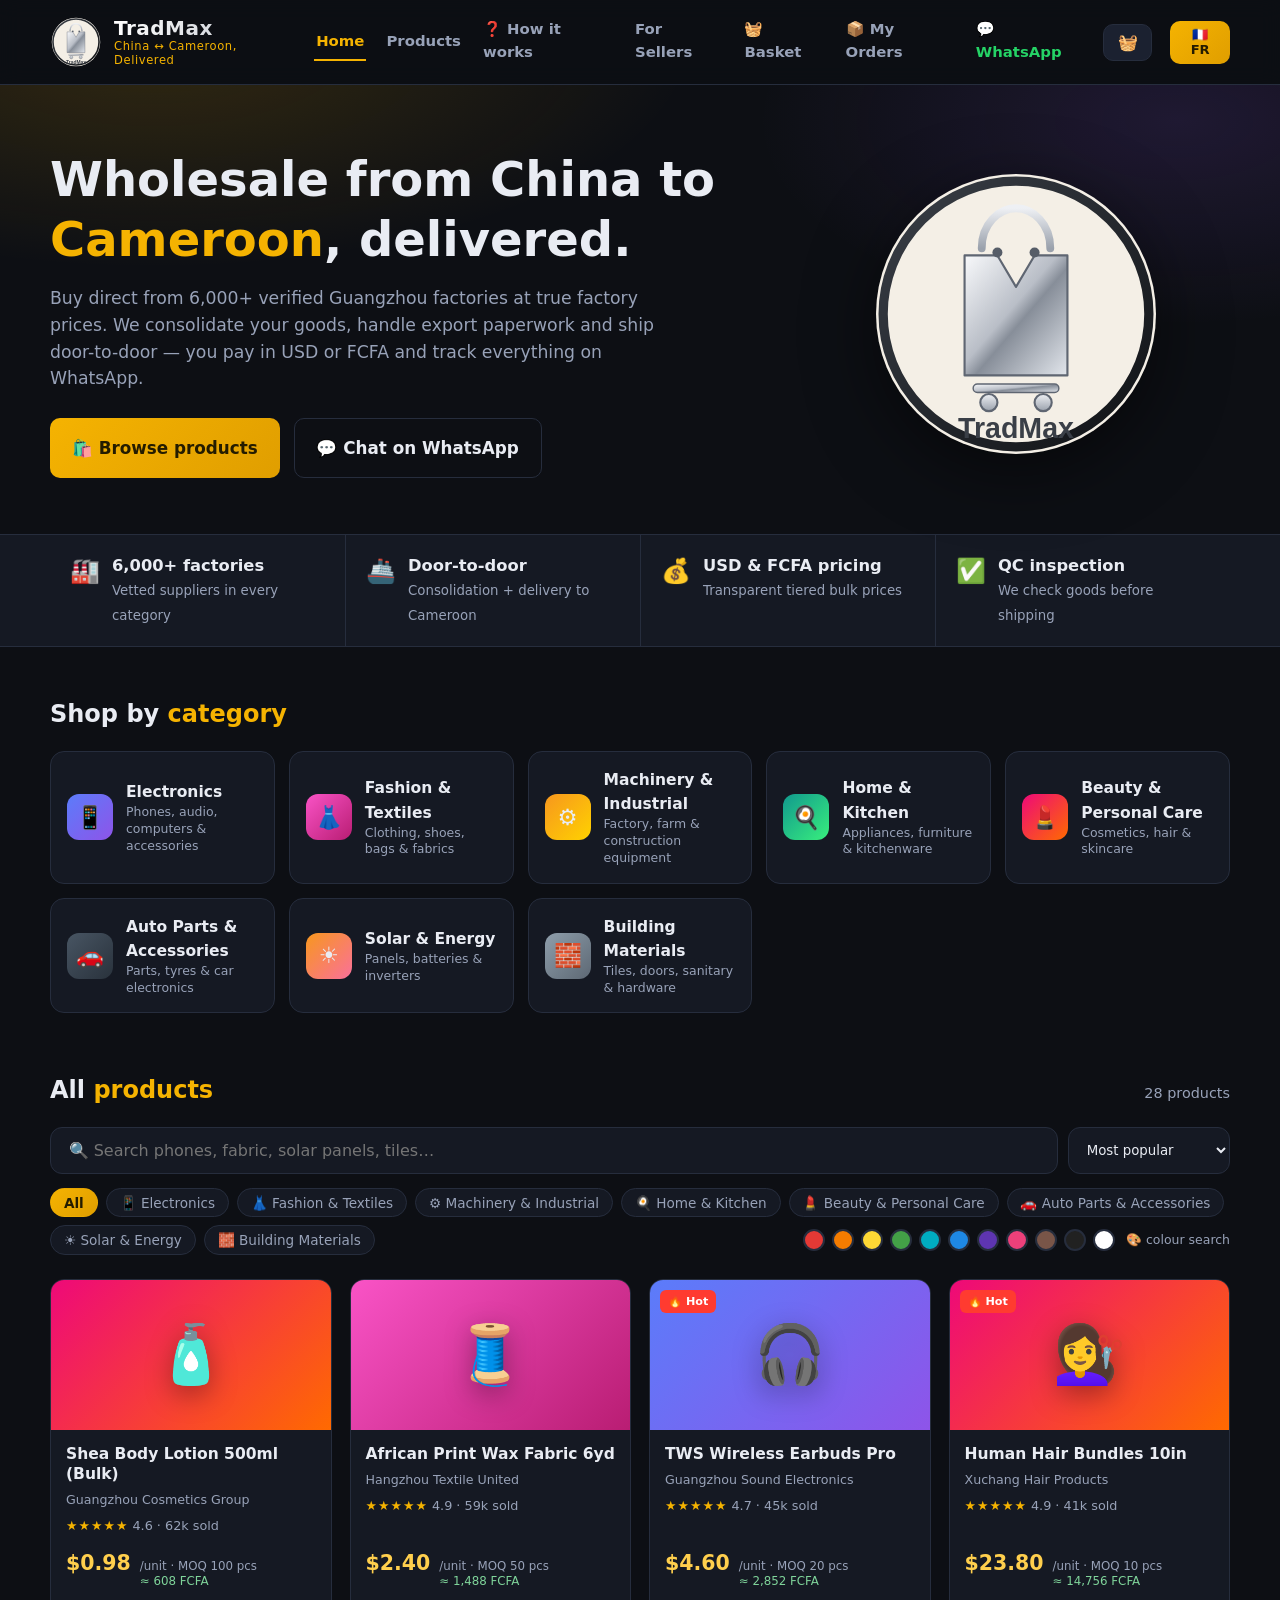
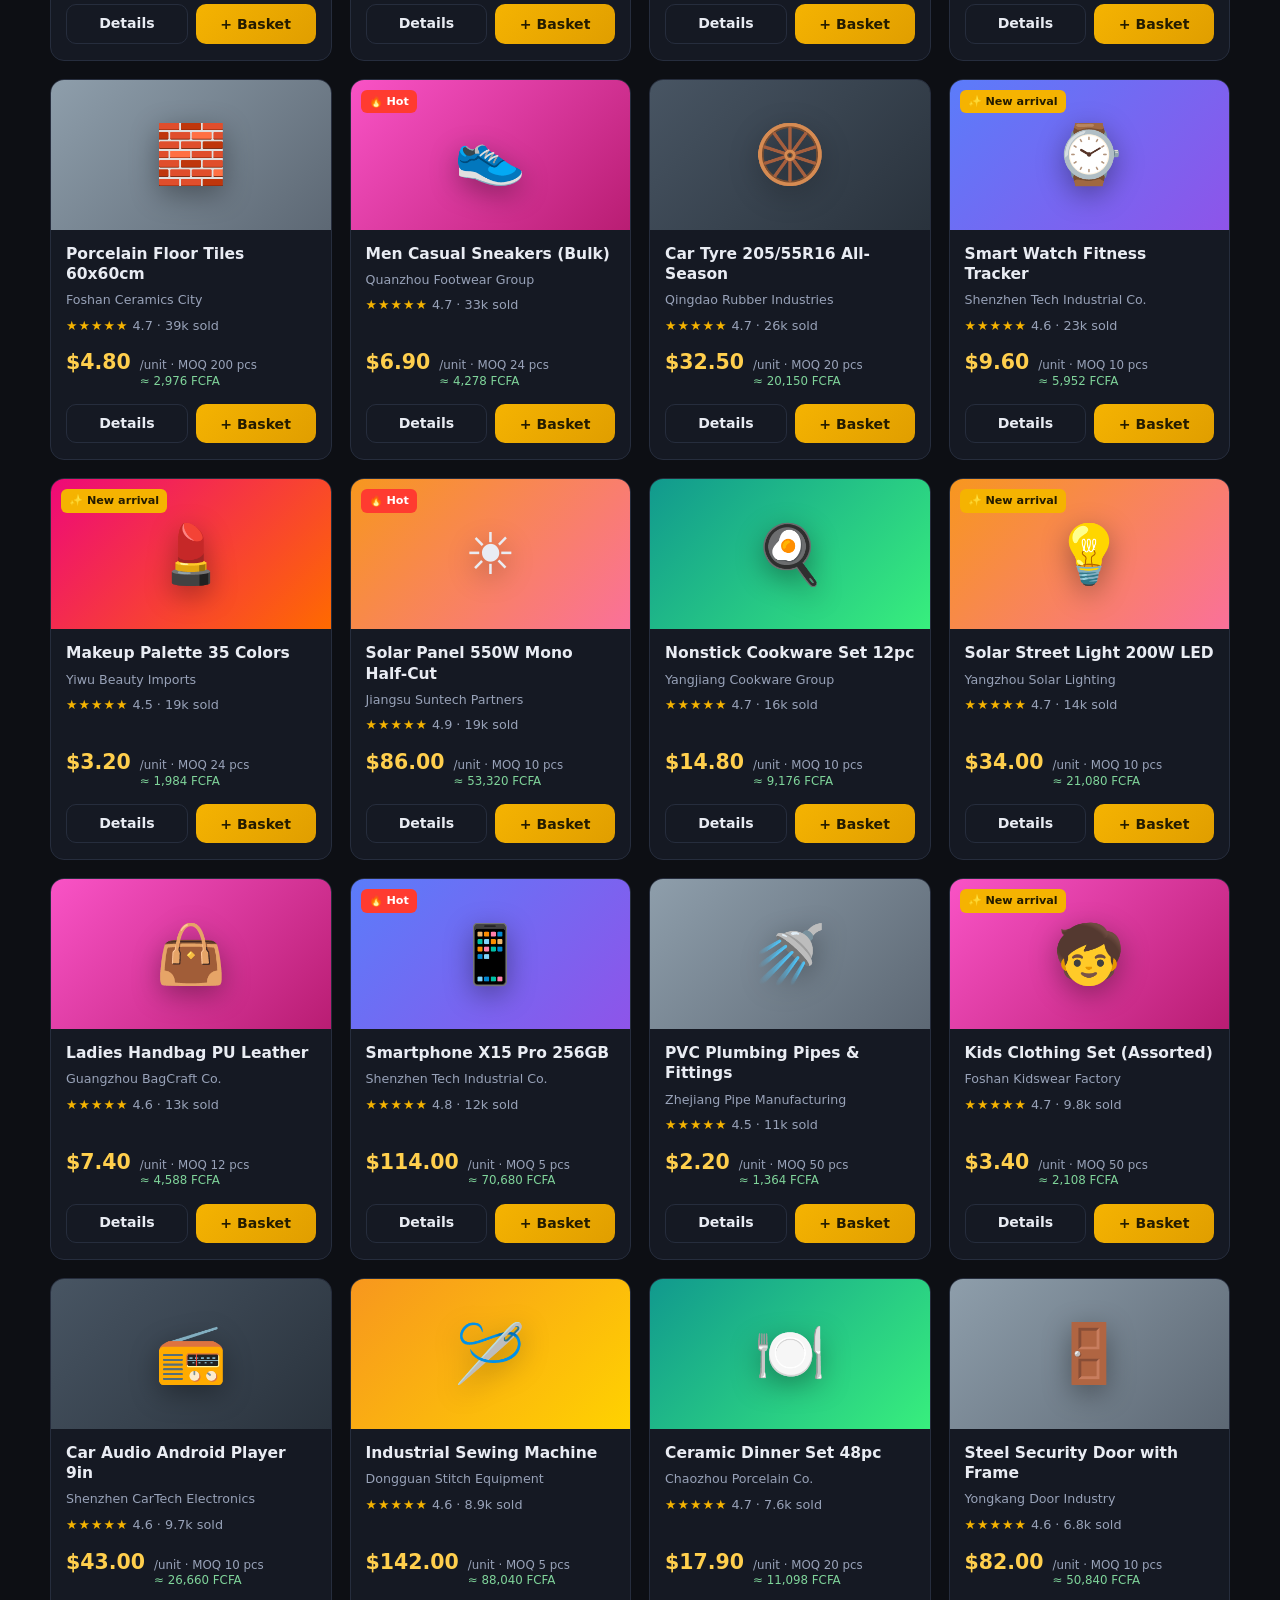
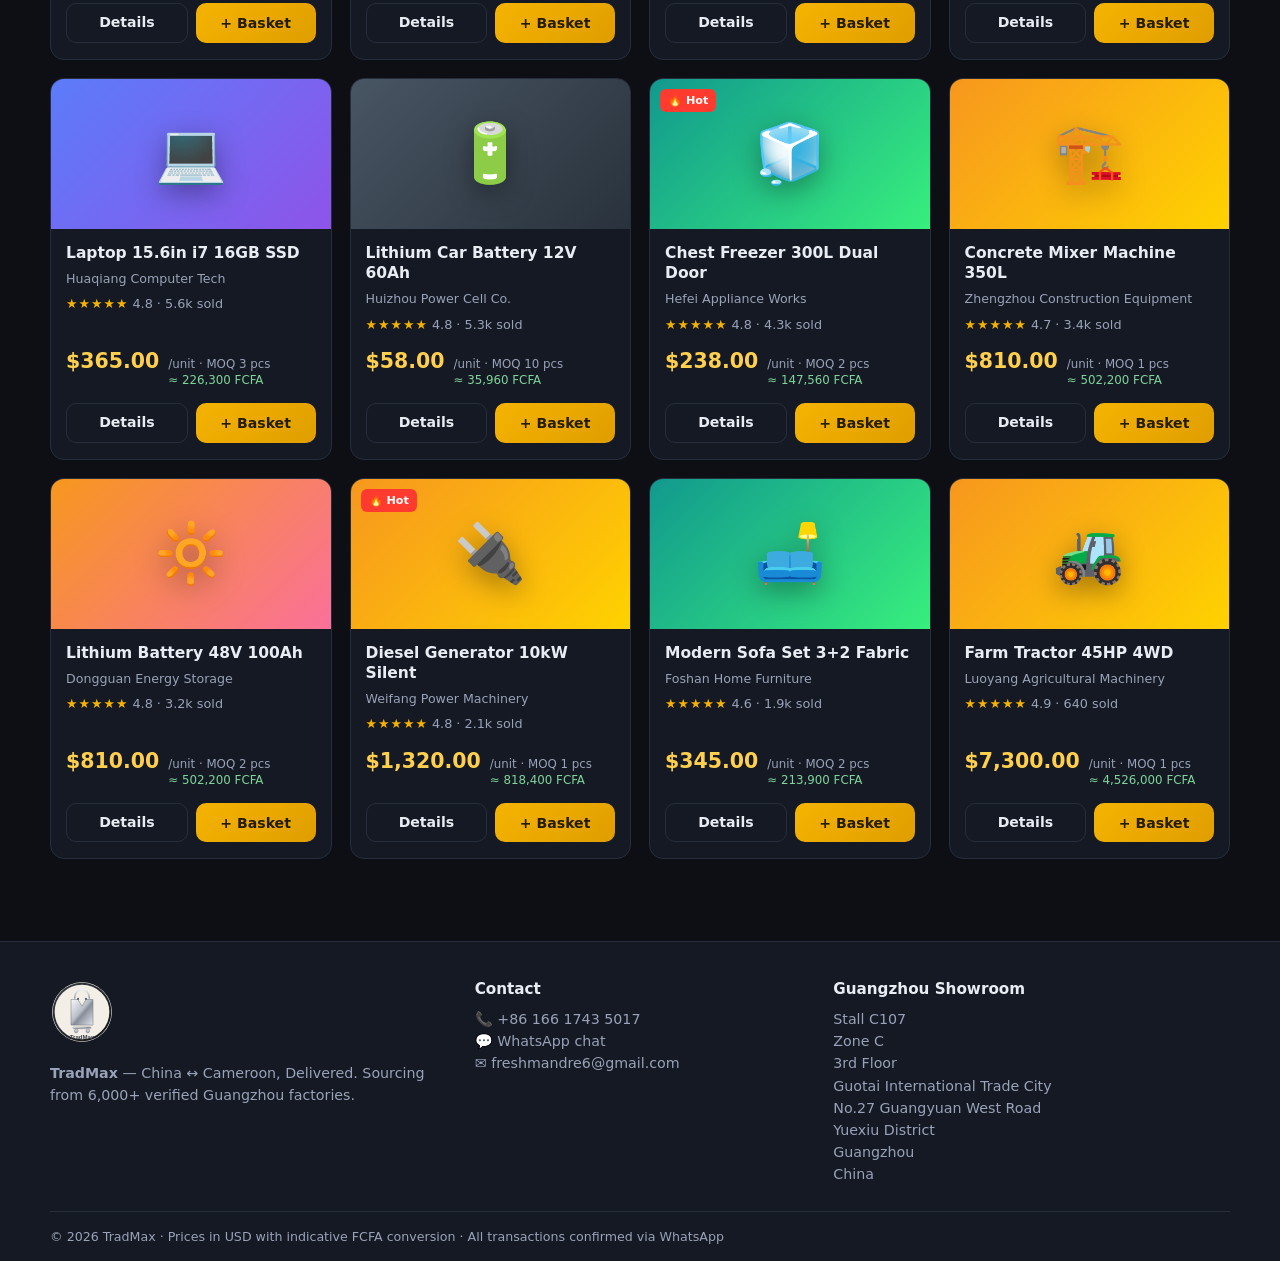
<file: index.html>
<!DOCTYPE html>
<html lang="en">
<head>
<meta charset="UTF-8"/>
<meta name="viewport" content="width=device-width, initial-scale=1"/>
<title>TradMax — Wholesale from Guangzhou to Cameroon</title>
<meta name="description" content="TradMax sources wholesale goods from 6,000+ verified Guangzhou factories and ships door-to-door to Cameroon. Prices in USD & FCFA."/>
<link rel="icon" href="assets/img/logo.svg" type="image/svg+xml"/>
<link rel="stylesheet" href="assets/css/style.css"/>
</head>
<body>

<header class="site" id="site-header"></header>

<section class="hero">
  <div class="wrap">
    <div>
      <h1 data-i18n="hero_h1">Wholesale from China to <em>Cameroon</em>, delivered.</h1>
      <p class="sub" data-i18n="hero_sub">Buy direct from 6,000+ verified Guangzhou factories at true factory prices. We consolidate your goods, handle export paperwork and ship door-to-door — you pay in USD or FCFA and track everything on WhatsApp.</p>
      <div class="hero-cta">
        <a class="btn solid big" style="width:auto" href="#shop" data-i18n="hero_browse">🛍️ Browse products</a>
        <a class="btn ghost big" style="width:auto" href="#" id="hero-wa" data-i18n="hero_chat">💬 Chat on WhatsApp</a>
      </div>
    </div>
    <div class="hero-art"><img src="assets/img/logo.svg" alt="TradMax"/></div>
  </div>
</section>

<div class="trust">
  <div class="wrap">
    <div class="trust-item"><span class="ic">🏭</span><span><b data-i18n="trust_f_t">6,000+ factories</b><small data-i18n="trust_f_s">Vetted suppliers in every category</small></span></div>
    <div class="trust-item"><span class="ic">🚢</span><span><b data-i18n="trust_s_t">Door-to-door</b><small data-i18n="trust_s_s">Consolidation + delivery to Cameroon</small></span></div>
    <div class="trust-item"><span class="ic">💰</span><span><b data-i18n="trust_p_t">USD &amp; FCFA pricing</b><small data-i18n="trust_p_s">Transparent tiered bulk prices</small></span></div>
    <div class="trust-item"><span class="ic">✅</span><span><b data-i18n="trust_q_t">QC inspection</b><small data-i18n="trust_q_s">We check goods before shipping</small></span></div>
  </div>
</div>

<section class="block">
  <div class="wrap">
    <div class="sec-head"><h2 data-i18n="sec_cats">Shop by <span>category</span></h2></div>
    <div class="cat-grid" id="cat-grid"></div>
  </div>
</section>

<section class="block" id="shop" style="padding-top:10px">
  <div class="wrap">
    <div class="sec-head"><h2 data-i18n="sec_all">All <span>products</span></h2><span id="count-note" style="color:var(--mut);font-size:.9rem"></span></div>
    <div class="toolbar">
      <div class="search-row">
        <input type="search" id="q" data-i18n-ph="ph_search" placeholder="🔍 Search phones, fabric, solar panels, tiles…" aria-label="Search products"/>
        <select id="sort" aria-label="Sort products">
          <option value="pop" data-i18n="sort_pop">Most popular</option>
          <option value="new" data-i18n="sort_new">Newest</option>
          <option value="lo" data-i18n="sort_lo">Price: low → high</option>
          <option value="hi" data-i18n="sort_hi">Price: high → low</option>
          <option value="rate" data-i18n="sort_rate">Best rated</option>
        </select>
      </div>
      <div class="chip-row" id="chips"></div>
    </div>
    <div class="pgrid" id="grid"></div>
  </div>
</section>

<footer class="site" id="site-footer"></footer>

<script src="assets/js/i18n.js"></script>
<script src="assets/js/products.js"></script>
<script src="assets/js/app.js"></script>
<script>
/* ---------- state ---------- */
let Q = '', CAT = 'all', SCAN = null, SORT = 'pop';

function init(){
  renderChrome('home');
  document.getElementById('hero-wa').href = waLink('Hello ' + BIZ.name + ', I want to source products from China.');

  /* categories */
  document.getElementById('cat-grid').innerHTML = CATEGORIES.map(c =>
    '<div class="cat-card" data-cat="' + c.id + '">' +
      '<span class="cic" style="background:' + catGrad(c.id) + '">' + c.icon + '</span>' +
      '<span><b>' + c.name + '</b><small>' + c.desc + '</small></span></div>'
  ).join('');

  /* filter chips + colour scan swatches */
  const chips = document.getElementById('chips');
  chips.innerHTML = '<button class="chip on" data-cat="all" type="button">' + t('chip_all') + '</button>' +
    CATEGORIES.map(c => '<button class="chip" data-cat="' + c.id + '" type="button">' + c.icon + ' ' + c.name + '</button>').join('') +
    scanSwatches();
  bindEvents(chips);

  /* category pre-selected from a product page breadcrumb */
  try {
    const pre = sessionStorage.getItem('tm_cat');
    if(pre){ const b = chips.querySelector('.chip[data-cat="' + pre + '"]'); if(b) b.click(); sessionStorage.removeItem('tm_cat'); }
  } catch(e){}

  draw();
}

function bindEvents(chips){
  document.getElementById('q').addEventListener('input', e => { Q = e.target.value.trim().toLowerCase(); draw(); });
  document.getElementById('sort').addEventListener('change', e => { SORT = e.target.value; draw(); });
  chips.addEventListener('click', e => {
    const chip = e.target.closest('.chip');
    if(chip){
      CAT = chip.dataset.cat; SCAN = null;
      chips.querySelectorAll('.chip').forEach(x => x.classList.toggle('on', x === chip));
      chips.querySelectorAll('.sw').forEach(x => x.classList.remove('on'));
      if(CAT !== 'all') document.getElementById('shop').scrollIntoView({ behavior:'smooth' });
      draw(); return;
    }
    const sw = e.target.closest('.sw');
    if(sw){
      SCAN = (SCAN === sw.dataset.c) ? null : sw.dataset.c;
      chips.querySelectorAll('.sw').forEach(x => x.classList.toggle('on', x === sw && !!SCAN));
      chips.querySelectorAll('.chip').forEach(x => x.classList.toggle('on', !SCAN && x.dataset.cat === CAT));
      draw();
    }
  });
  document.getElementById('cat-grid').addEventListener('click', e => {
    const card = e.target.closest('.cat-card'); if(!card) return;
    const btn = chips.querySelector('.chip[data-cat="' + card.dataset.cat + '"]');
    if(btn) btn.click();
  });
}

function filtered(){
  let list = allProducts().filter(p => {
    if(CAT !== 'all' && p.cat !== CAT) return false;
    if(SCAN && !matchesScan(p, SCAN)) return false;
    if(Q){
      const hay = (p.name + ' ' + p.tags.join(' ') + ' ' + catName(p.cat) + ' ' + (p.supplier || '')).toLowerCase();
      if(!hay.includes(Q)) return false;
    }
    return true;
  });
  const base = p => tierPrice(p, p.moq);
  if(SORT === 'pop') list.sort((a,b) => (b.sold||0) - (a.sold||0));
  else if(SORT === 'new') list.sort((a,b) => (b.isNew?1:0) - (a.isNew?1:0));
  else if(SORT === 'lo') list.sort((a,b) => base(a) - base(b));
  else if(SORT === 'hi') list.sort((a,b) => base(b) - base(a));
  else if(SORT === 'rate') list.sort((a,b) => (b.rating||0) - (a.rating||0));
  return list;
}

function draw(){
  const list = filtered();
  document.getElementById('grid').innerHTML = list.length
    ? list.map(productCard).join('')
    : '<p class="nores">' + t('nores') + '</p>';
  const bits = [];
  bits.push(list.length + (list.length === 1 ? t('cnt_prod') : t('cnt_prods')));
  if(SCAN) bits.push(t('cnt_colour') + SCAN);
  if(Q) bits.push('\u201C' + Q + '\u201D');
  document.getElementById('count-note').textContent = bits.join(' · ');
}

init();
</script>
</body>
</html>
</file>
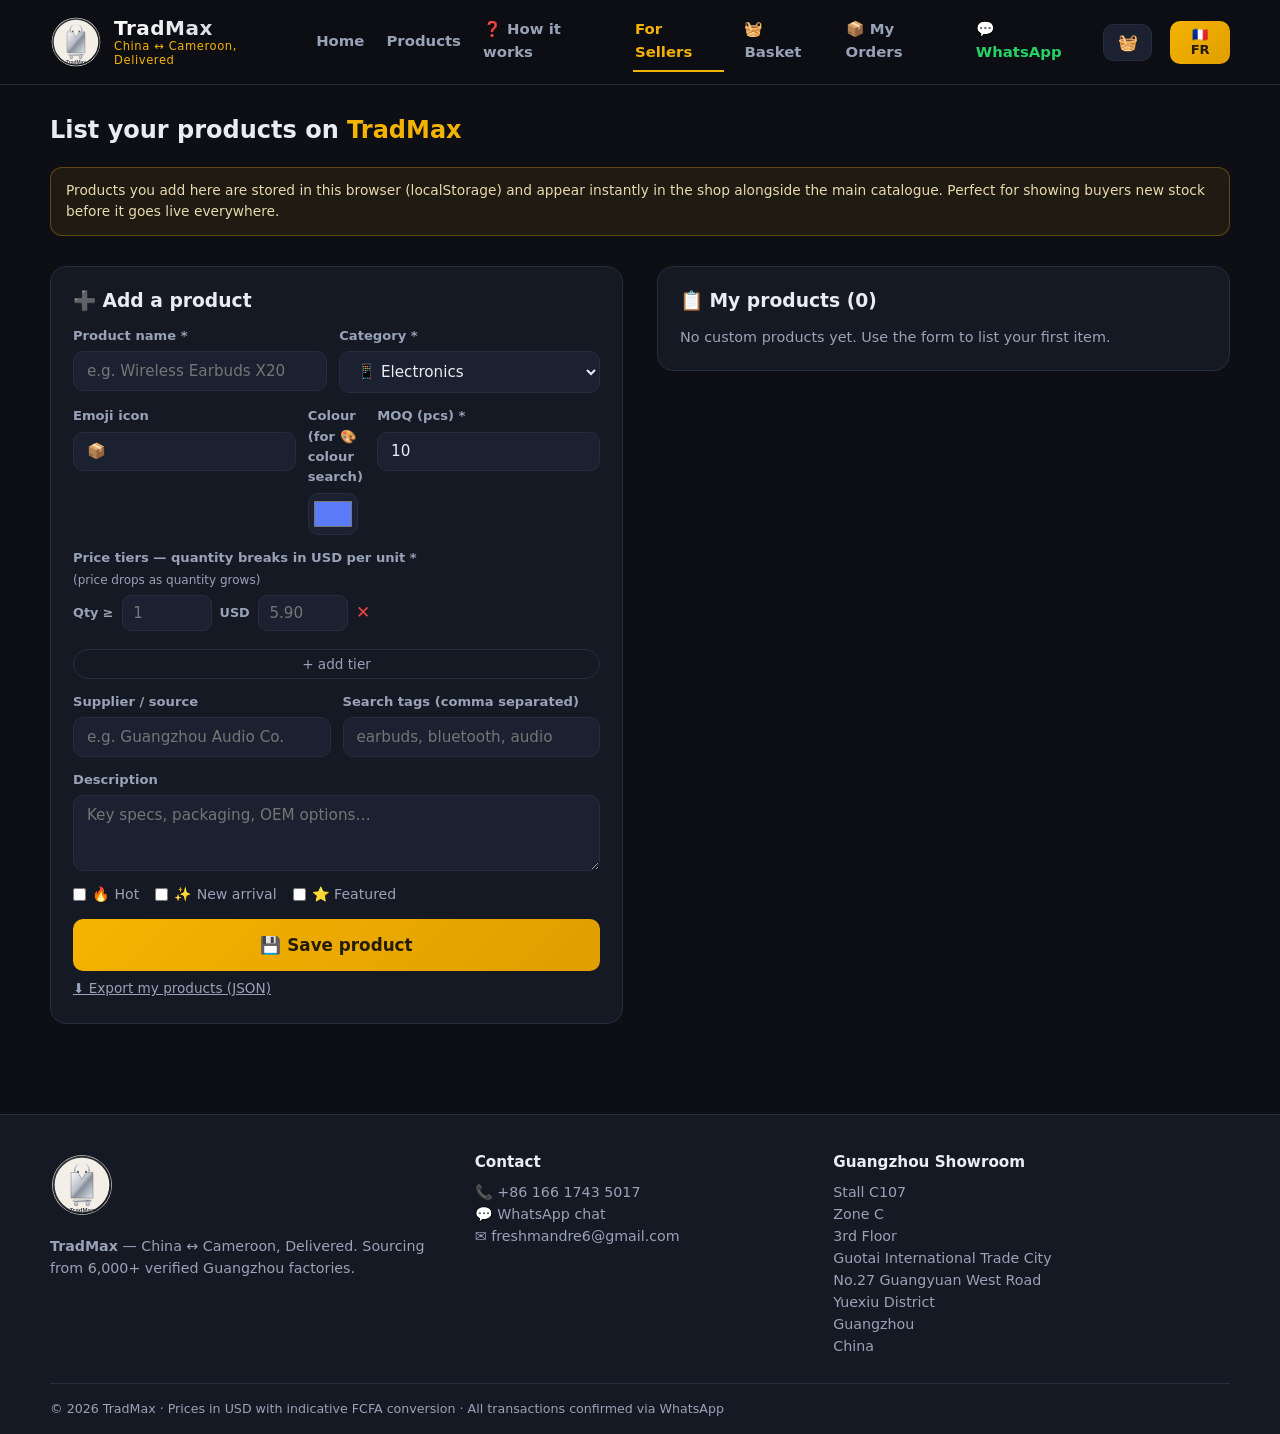
<file: admin.html>
<!DOCTYPE html>
<html lang="en">
<head>
<meta charset="UTF-8"/>
<meta name="viewport" content="width=device-width, initial-scale=1"/>
<title>For Sellers — Add Products · TradMax</title>
<link rel="icon" href="assets/img/logo.svg" type="image/svg+xml"/>
<link rel="stylesheet" href="assets/css/style.css"/>
</head>
<body>

<header class="site" id="site-header"></header>

<main class="wrap">
  <section style="padding-top:30px">
    <div class="sec-head">
      <h2 data-i18n="ad_h2">List your products on <span>TradMax</span></h2>
    </div>
    <p class="note" data-i18n="ad_note">Products you add here are stored in this browser (localStorage) and appear instantly in the shop alongside the main catalogue. Perfect for showing buyers new stock before it goes live everywhere.</p>
  </section>

  <div class="admin-grid">
    <!-- form -->
    <form class="panel" id="add-form" autocomplete="off">
      <h3 data-i18n="ad_add">➕ Add a product</h3>
      <div class="fld-row">
        <div class="fld"><label for="f-name" data-i18n="f_name">Product name *</label><input id="f-name" required maxlength="70" data-i18n-ph="f_name_ph" placeholder="e.g. Wireless Earbuds X20"/></div>
        <div class="fld"><label for="f-cat" data-i18n="f_cat">Category *</label><select id="f-cat"></select></div>
      </div>
      <div class="fld-row">
        <div class="fld"><label for="f-icon" data-i18n="f_icon">Emoji icon</label><input id="f-icon" maxlength="4" placeholder="📦"/></div>
        <div class="fld"><label for="f-color" data-i18n="f_color">Colour (for 🎨 colour search)</label><input id="f-color" type="color" value="#5b7cfa" style="height:42px;padding:.2em"/></div>
        <div class="fld"><label for="f-moq" data-i18n="f_moq">MOQ (pcs) *</label><input id="f-moq" type="number" min="1" value="10" required/></div>
      </div>

      <div class="fld">
        <label for="tiers-edit" data-i18n="f_tiers">Price tiers — quantity breaks in USD per unit *</label>
        <small style="color:var(--mut);font-size:.75rem;margin-top:-2px" data-i18n="f_tiers_hint">(price drops as quantity grows)</small>
        <div class="tier-editor" id="tiers-edit"></div>
        <button class="chip" type="button" onclick="addTierRow()" data-i18n="add_tier">+ add tier</button>
      </div>

      <div class="fld-row">
        <div class="fld"><label for="f-supplier" data-i18n="f_supplier">Supplier / source</label><input id="f-supplier" maxlength="60" data-i18n-ph="f_sup_ph" placeholder="e.g. Guangzhou Audio Co."/></div>
        <div class="fld"><label for="f-tags" data-i18n="f_tags">Search tags (comma separated)</label><input id="f-tags" data-i18n-ph="f_tags_ph" placeholder="earbuds, bluetooth, audio"/></div>
      </div>
      <div class="fld"><label for="f-desc" data-i18n="f_desc">Description</label><textarea id="f-desc" rows="3" maxlength="600" data-i18n-ph="f_desc_ph" placeholder="Key specs, packaging, OEM options…"></textarea></div>

      <div class="chk">
        <label><input type="checkbox" id="f-hot"/> <span data-i18n="chk_hot">🔥 Hot</span></label>
        <label><input type="checkbox" id="f-new"/> <span data-i18n="chk_new">✨ New arrival</span></label>
        <label><input type="checkbox" id="f-feat"/> <span data-i18n="chk_feat">⭐ Featured</span></label>
      </div>
      <button class="btn solid big" type="submit" data-i18n="btn_save">💾 Save product</button>
      <button class="linkish" type="button" id="export-btn" data-i18n="btn_export">⬇️ Export my products (JSON)</button>
    </form>

    <!-- list -->
    <div class="panel">
      <h3><span data-i18n="ad_my">📋 My products (</span><span id="my-count">0</span>)</h3>
      <div class="plist" id="my-list"></div>
      <p id="my-empty" style="color:var(--mut);font-size:.9rem" data-i18n="ad_none">No custom products yet. Use the form to list your first item.</p>
    </div>
  </div>
</main>

<footer class="site" id="site-footer"></footer>

<script src="assets/js/i18n.js"></script>
<script src="assets/js/products.js"></script>
<script src="assets/js/app.js"></script>
<script src="assets/js/admin-page.js"></script>
</body>
</html>
</file>
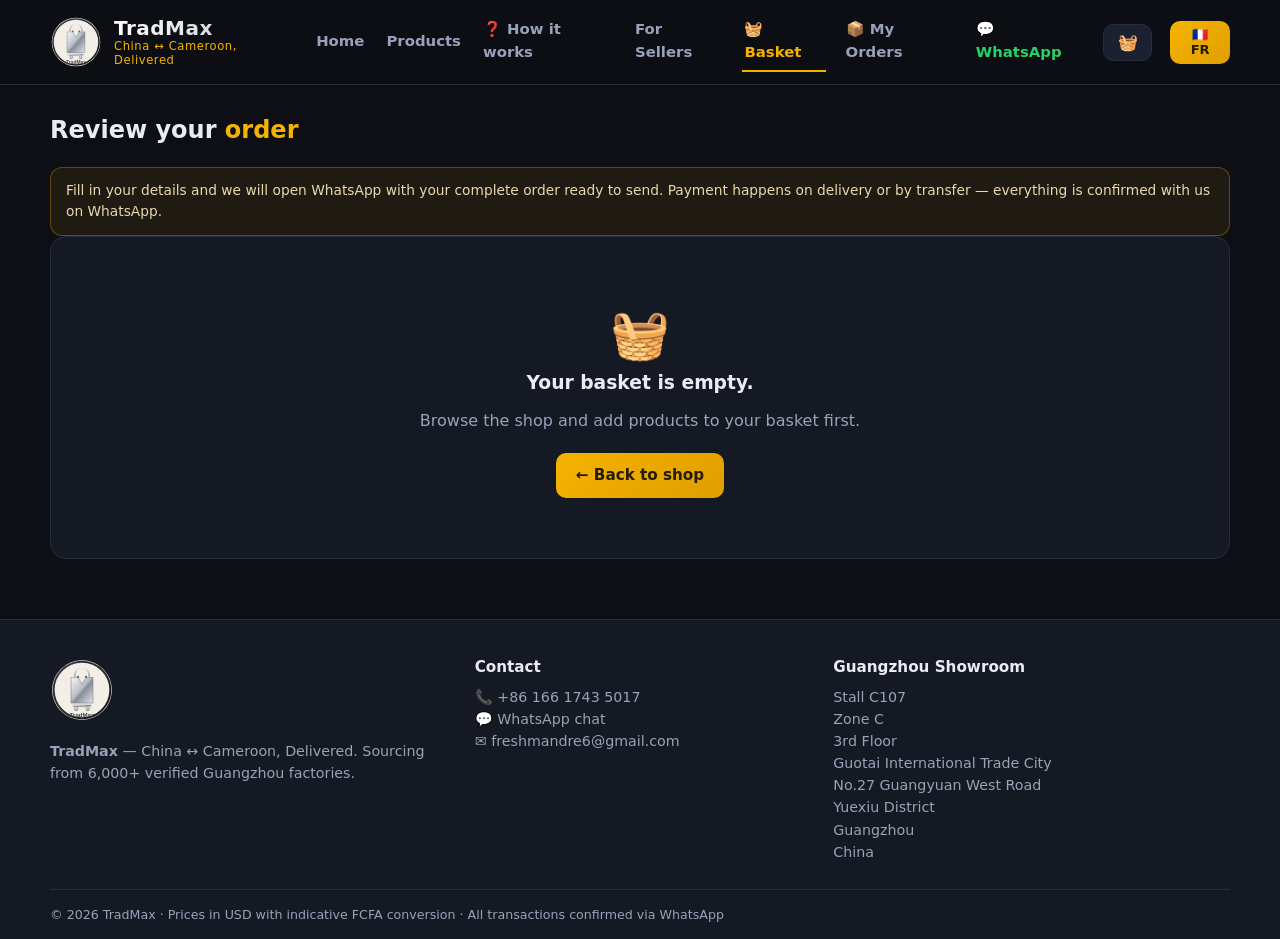
<file: checkout.html>
<!DOCTYPE html>
<html lang="en">
<head>
<meta charset="UTF-8"/>
<meta name="viewport" content="width=device-width, initial-scale=1"/>
<title>Checkout — TradMax</title>
<link rel="icon" href="assets/img/logo.svg" type="image/svg+xml"/>
<link rel="stylesheet" href="assets/css/style.css"/>
</head>
<body>

<header class="site" id="site-header"></header>

<main class="wrap">
  <section style="padding-top:30px">
    <div class="sec-head">
      <h2 data-i18n="co_h2">Review your <span>order</span></h2>
    </div>
    <p class="note" data-i18n="co_note">Fill in your details and we will open WhatsApp with your complete order ready to send. Payment happens on delivery or by transfer — everything is confirmed with us on WhatsApp.</p>
  </section>

  <div class="co-grid" id="co-main">
    <!-- summary -->
    <div class="panel">
      <h3 data-i18n="sum_title">📦 Order summary</h3>
      <div class="plist" id="sum-lines"></div>
      <div class="calc" style="margin-top:16px">
        <div class="calc-row"><span data-i18n="tot_goods">Goods subtotal</span><b id="co-goods">—</b></div>
        <div class="calc-row"><span data-i18n="tot_ship">Door-to-door shipping (est.)</span><b id="co-ship">—</b></div>
        <div class="calc-row grand"><span data-i18n="tot_total">Total</span><b id="co-total">—</b></div>
      </div>
    </div>

    <!-- buyer form -->
    <form class="panel co-form" id="buyer-form" autocomplete="on">
      <h3 data-i18n="co_details">📋 Your details</h3>
      <div class="fld">
        <label for="f-name" data-i18n="f_fullname">Full name *</label>
        <input id="f-name" required maxlength="60" data-i18n-ph="f_fullname_ph" placeholder="e.g. Jean Kamga"/>
      </div>
      <div class="fld-row">
        <div class="fld">
          <label for="f-phone" data-i18n="f_phone">WhatsApp number *</label>
          <input id="f-phone" type="tel" required maxlength="24" placeholder="+237 6XX XXX XXX"/>
        </div>
        <div class="fld">
          <label for="f-city" data-i18n="f_city">Delivery city *</label>
          <select id="f-city"></select>
        </div>
      </div>
      <div class="fld">
        <label for="f-pay" data-i18n="f_pay">Preferred payment</label>
        <select id="f-pay">
          <option value="momo" data-i18n="pay_momo">Mobile Money (MTN / Orange) — on delivery</option>
          <option value="bank" data-i18n="pay_bank">Bank transfer</option>
          <option value="cash" data-i18n="pay_cash">Cash on delivery</option>
        </select>
      </div>
      <div class="fld">
        <label for="f-notes" data-i18n="f_notes">Order notes (optional)</label>
        <textarea id="f-notes" rows="3" maxlength="400" data-i18n-ph="f_notes_ph" placeholder="Landmark, preferred delivery date, sizes/colors breakdown…"></textarea>
      </div>
      <button class="btn wa big" type="submit" data-i18n="btn_place">💬 Send order on WhatsApp</button>
    </form>
  </div>

  <!-- empty basket -->
  <div class="panel" id="co-empty" style="display:none;text-align:center;padding:60px 22px;margin-bottom:60px">
    <div style="font-size:3rem">🧺</div>
    <h3 data-i18n="sum_empty">Your basket is empty.</h3>
    <p style="color:var(--mut);margin:10px 0 20px" data-i18n="sum_empty_p">Browse the shop and add products to your basket first.</p>
    <a class="btn solid" style="width:auto" href="index.html#shop" data-i18n="btn_back_shop">← Back to shop</a>
  </div>

  <!-- success -->
  <div class="panel" id="co-done" style="display:none;text-align:center;padding:60px 22px;margin-bottom:60px">
    <div style="font-size:3rem">✅</div>
    <h3 data-i18n="co_done_h">Order sent!</h3>
    <p class="oref"><span data-i18n="co_your_ref">Your order reference:</span> <b id="co-ref">TM-······</b></p>
    <p style="color:var(--mut);max-width:560px;margin:12px auto 20px" data-i18n="co_done_p">WhatsApp should have opened with your order. If not, tap the button below. We usually reply within a few hours with confirmation and delivery time.</p>
    <a class="btn wa big" style="width:auto" id="reopen-wa" href="#" target="_blank" rel="noopener" data-i18n="btn_reopen">↻ Reopen WhatsApp</a>
    <br/><a class="btn ghost" style="width:auto;margin-top:14px" href="index.html#shop" data-i18n="btn_back_shop">← Back to shop</a>
  </div>
</main>

<footer class="site" id="site-footer"></footer>

<script src="assets/js/i18n.js"></script>
<script src="assets/js/products.js"></script>
<script src="assets/js/app.js"></script>
<script src="assets/js/checkout-page.js"></script>
</body>
</html>
</file>
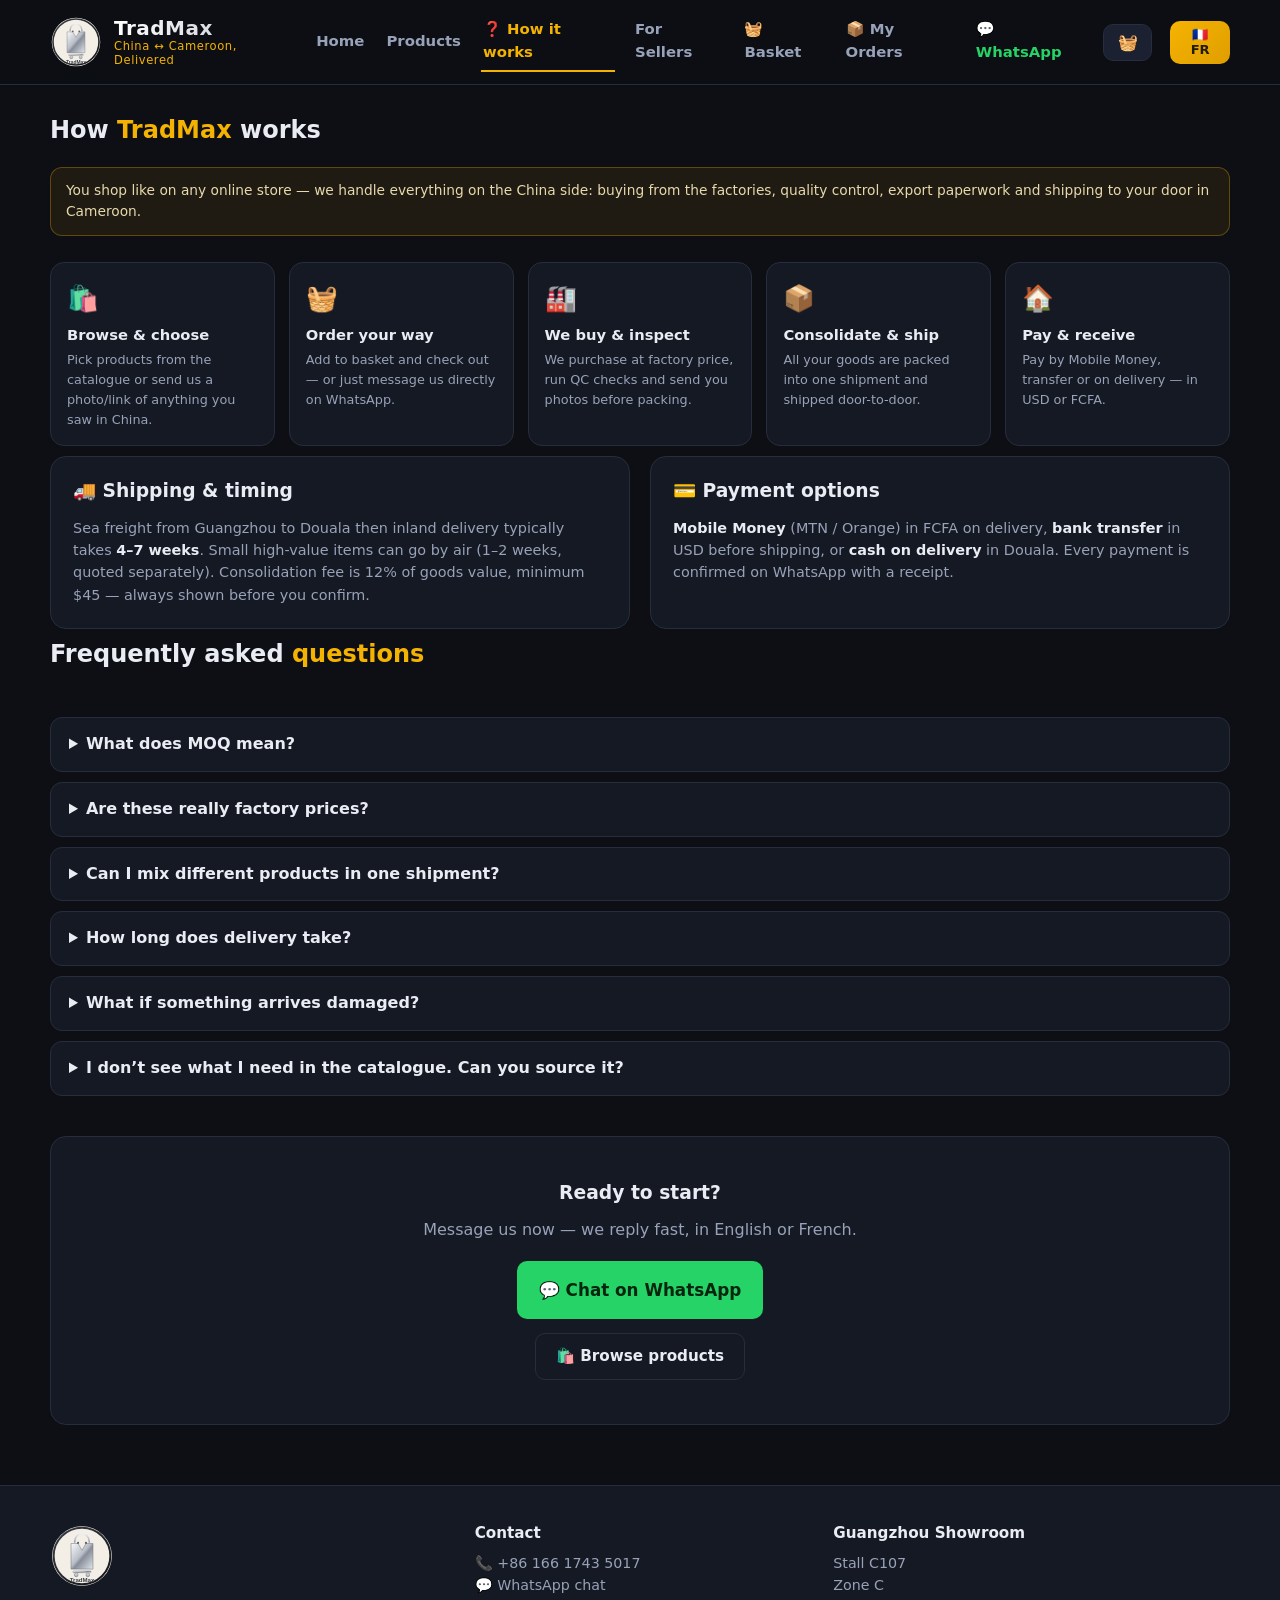
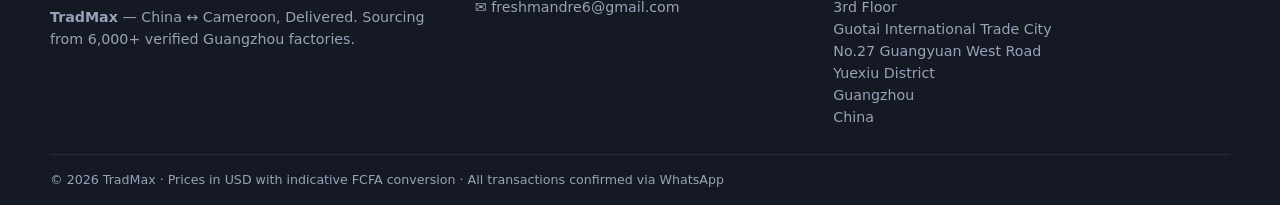
<file: how.html>
<!DOCTYPE html>
<html lang="en">
<head>
<meta charset="UTF-8"/>
<meta name="viewport" content="width=device-width, initial-scale=1"/>
<title>How It Works — TradMax</title>
<link rel="icon" href="assets/img/logo.svg" type="image/svg+xml"/>
<link rel="stylesheet" href="assets/css/style.css"/>
</head>
<body>

<header class="site" id="site-header"></header>

<main class="wrap">
  <section style="padding-top:30px">
    <div class="sec-head"><h2 data-i18n="hw_h2">How <span>TradMax</span> works</h2></div>
    <p class="note" data-i18n="hw_intro">You shop like on any online store — we handle everything on the China side: buying from the factories, quality control, export paperwork and shipping to your door in Cameroon.</p>
  </section>

  <div class="hw-grid">
    <div class="step"><span class="sic">🛍️</span><b data-i18n="hw_s1_t">Browse &amp; choose</b><p data-i18n="hw_s1_p">Pick products from the catalogue or send us a photo/link of anything you saw in China.</p></div>
    <div class="step"><span class="sic">🧺</span><b data-i18n="hw_s2_t">Order your way</b><p data-i18n="hw_s2_p">Add to basket and check out — or just message us directly on WhatsApp.</p></div>
    <div class="step"><span class="sic">🏭</span><b data-i18n="hw_s3_t">We buy &amp; inspect</b><p data-i18n="hw_s3_p">We purchase at factory price, run QC checks and send you photos before packing.</p></div>
    <div class="step"><span class="sic">📦</span><b data-i18n="hw_s4_t">Consolidate &amp; ship</b><p data-i18n="hw_s4_p">All your goods are packed into one shipment and shipped door-to-door.</p></div>
    <div class="step"><span class="sic">🏠</span><b data-i18n="hw_s5_t">Pay &amp; receive</b><p data-i18n="hw_s5_p">Pay by Mobile Money, transfer or on delivery — in USD or FCFA.</p></div>
  </div>

  <div class="duo">
    <div class="panel">
      <h3 data-i18n="hw_ship_t">🚚 Shipping &amp; timing</h3>
      <p style="color:var(--mut);font-size:.9rem;margin-top:8px" data-i18n="hw_ship_p">Sea freight from Guangzhou to Douala then inland delivery typically takes <b style="color:var(--txt)">4–7 weeks</b>. Small high-value items can go by air (1–2 weeks, quoted separately). Consolidation fee is 12% of goods value, minimum $45 — always shown before you confirm.</p>
    </div>
    <div class="panel">
      <h3 data-i18n="hw_pay_t">💳 Payment options</h3>
      <p style="color:var(--mut);font-size:.9rem;margin-top:8px" data-i18n="hw_pay_p"><b style="color:var(--txt)">Mobile Money</b> (MTN / Orange) in FCFA on delivery, <b style="color:var(--txt)">bank transfer</b> in USD before shipping, or <b style="color:var(--txt)">cash on delivery</b> in Douala. Every payment is confirmed on WhatsApp with a receipt.</p>
    </div>
  </div>

  <section>
    <div class="sec-head"><h2 data-i18n="faq_h2">Frequently asked <span>questions</span></h2></div>
    <div class="faq">
      <details><summary data-i18n="faq1_q">What does MOQ mean?</summary><p data-i18n="faq1_a">MOQ = Minimum Order Quantity — the smallest number of pieces a factory accepts per product. Prices drop as your quantity grows (see the tier table on each product).</p></details>
      <details><summary data-i18n="faq2_q">Are these really factory prices?</summary><p data-i18n="faq2_a">Yes. We buy directly from vetted factories in Guangzhou wholesale markets, so there is no middleman markup. The tier table shows exactly how the unit price falls as quantity rises.</p></details>
      <details><summary data-i18n="faq3_q">Can I mix different products in one shipment?</summary><p data-i18n="faq3_a">Absolutely — that is exactly what our consolidation service is for. Put whatever you need in the basket; everything ships together in one consignment for one shipping fee.</p></details>
      <details><summary data-i18n="faq4_q">How long does delivery take?</summary><p data-i18n="faq4_a">Sea freight Guangzhou → Douala usually takes 4–7 weeks door-to-door depending on volume and customs. Air freight for small urgent parcels takes 1–2 weeks. We confirm the exact timeline with every order on WhatsApp.</p></details>
      <details><summary data-i18n="faq5_q">What if something arrives damaged?</summary><p data-i18n="faq5_a">Every item passes QC inspection and we photograph your actual goods before packing. If something is still wrong on arrival, message us on WhatsApp with your order reference (TM-XXXXXX) within 48 hours and we will make it right.</p></details>
      <details><summary data-i18n="faq6_q">I don\u2019t see what I need in the catalogue. Can you source it?</summary><p data-i18n="faq6_a">Yes! The catalogue is only a sample of 6,000+ factories. Send us a photo, video or description on WhatsApp and we will find it, quote you in USD and FCFA, and add it to your next shipment.</p></details>
    </div>
  </section>

  <div class="panel cta-panel">
    <h3 data-i18n="cta_t">Ready to start?</h3>
    <p style="color:var(--mut);margin:8px auto 18px;max-width:520px" data-i18n="cta_p">Message us now — we reply fast, in English or French.</p>
    <a class="btn wa big" style="width:auto" id="hw-wa" href="#" target="_blank" rel="noopener" data-i18n="hero_chat">💬 Chat on WhatsApp</a>
    <br/><a class="btn ghost" style="width:auto;margin-top:14px" href="index.html#shop" data-i18n="hero_browse">🛍️ Browse products</a>
  </div>
</main>

<footer class="site" id="site-footer"></footer>

<script src="assets/js/i18n.js"></script>
<script src="assets/js/products.js"></script>
<script src="assets/js/app.js"></script>
<script>
renderChrome('how');
document.getElementById('hw-wa').href = waLink(t('enquiry'));
</script>
</body>
</html>
</file>
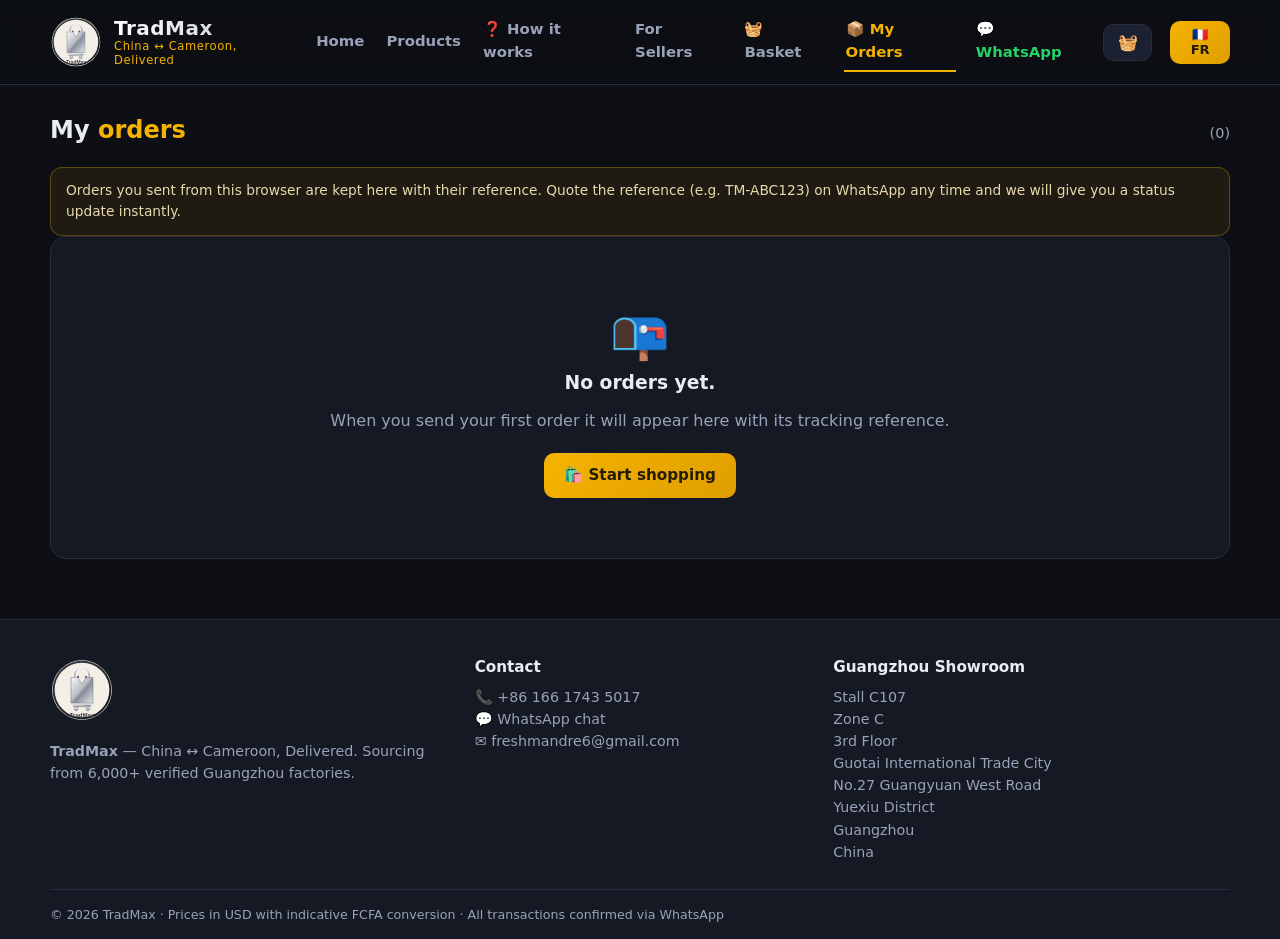
<file: orders.html>
<!DOCTYPE html>
<html lang="en">
<head>
<meta charset="UTF-8"/>
<meta name="viewport" content="width=device-width, initial-scale=1"/>
<title>My Orders — TradMax</title>
<link rel="icon" href="assets/img/logo.svg" type="image/svg+xml"/>
<link rel="stylesheet" href="assets/css/style.css"/>
</head>
<body>

<header class="site" id="site-header"></header>

<main class="wrap">
  <section style="padding-top:30px">
    <div class="sec-head">
      <h2 data-i18n="or_h2">My <span>orders</span></h2>
      <span id="orders-count" style="color:var(--mut);font-size:.9rem">(0)</span>
    </div>
    <p class="note" data-i18n="or_note">Orders you sent from this browser are kept here with their reference. Quote the reference (e.g. TM-ABC123) on WhatsApp any time and we will give you a status update instantly.</p>
  </section>

  <div id="orders-list" style="padding-bottom:60px;display:flex;flex-direction:column;gap:14px"></div>

  <div class="panel" id="orders-empty" style="display:none;text-align:center;padding:60px 22px;margin-bottom:60px">
    <div style="font-size:3rem">📭</div>
    <h3 data-i18n="or_none_h">No orders yet.</h3>
    <p style="color:var(--mut);margin:10px 0 20px" data-i18n="or_none_p">When you send your first order it will appear here with its tracking reference.</p>
    <a class="btn solid" style="width:auto" href="index.html#shop" data-i18n="btn_start_shop">🛍️ Start shopping</a>
  </div>
</main>

<footer class="site" id="site-footer"></footer>

<script src="assets/js/i18n.js"></script>
<script src="assets/js/products.js"></script>
<script src="assets/js/app.js"></script>
<script src="assets/js/orders-page.js"></script>
</body>
</html>
</file>
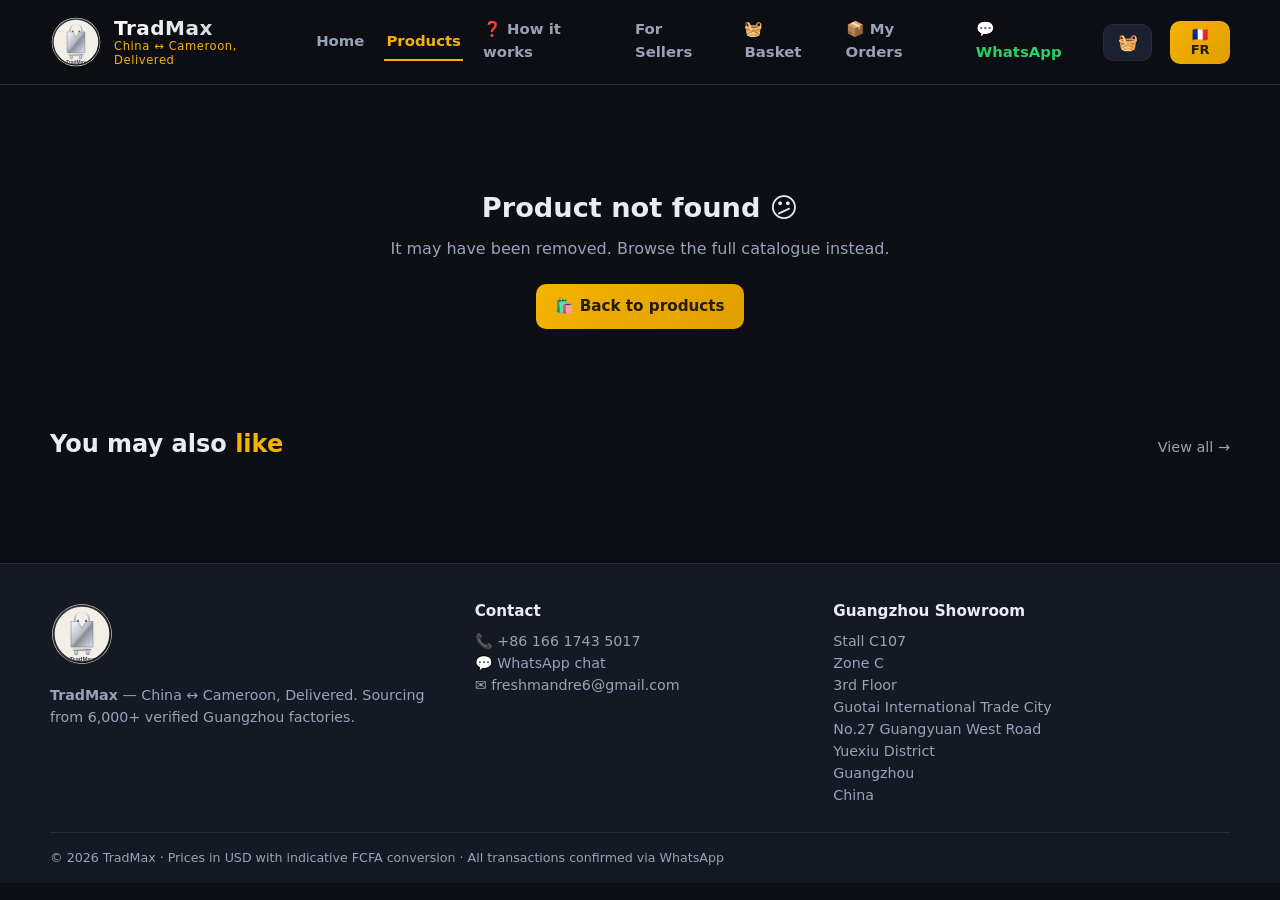
<file: product.html>
<!DOCTYPE html>
<html lang="en">
<head>
<meta charset="UTF-8"/>
<meta name="viewport" content="width=device-width, initial-scale=1"/>
<title>Product — TradMax</title>
<link rel="icon" href="assets/img/logo.svg" type="image/svg+xml"/>
<link rel="stylesheet" href="assets/css/style.css"/>
</head>
<body>

<header class="site" id="site-header"></header>

<main class="wrap">
  <nav class="crumbs" id="crumbs"></nav>
  <div class="pd" id="pd">
    <div class="pd-thumb" id="pd-thumb"><span class="pemoji">📦</span></div>
    <div>
      <h1 id="pd-name" data-i18n="loading">Loading…</h1>
      <p class="psup" id="pd-sup"></p>
      <p class="prate" id="pd-rate"></p>
      <p class="pd-desc" id="pd-desc"></p>

      <table class="tiers-table">
        <thead><tr><th data-i18n="th_qty">Order qty</th><th data-i18n="th_unit">Unit price (USD)</th><th data-i18n="th_fcfa">≈ FCFA/unit</th></tr></thead>
        <tbody id="tiers-body"></tbody>
      </table>

      <div class="qty-big">
        <button type="button" onclick="bump(-1)">−</button>
        <input type="number" id="qty" min="1" value="1" aria-label="Quantity"/>
        <button type="button" onclick="bump(1)">+</button>
        <small style="color:var(--mut)" id="moq-note"></small>
      </div>

      <div class="calc">
        <div class="calc-row"><span data-i18n="calc_unit">Unit price at this quantity</span><b id="c-unit">—</b></div>
        <div class="calc-row"><span data-i18n="tot_goods">Goods subtotal</span><b id="c-goods">—</b></div>
        <div class="calc-row"><span data-i18n="tot_ship">Door-to-door shipping (est.)</span><b id="c-ship">—</b></div>
        <div class="calc-row grand"><span data-i18n="tot_total">Total</span><b id="c-total">—</b></div>
      </div>

      <div class="pd-cta">
        <button class="btn solid big" style="width:auto" type="button" onclick="addNow()" data-i18n="btn_add_basket">🧺 Add to basket</button>
        <a class="btn wa big" style="width:auto" id="pd-wa" href="#" target="_blank" rel="noopener" data-i18n="btn_order_wa">💬 Order this on WhatsApp</a>
      </div>
    </div>
  </div>

  <section class="block" style="padding-top:0">
    <div class="sec-head"><h2 data-i18n="also_like">You may also <span>like</span></h2><a href="index.html#shop" data-i18n="view_all">View all →</a></div>
    <div class="pgrid" id="related"></div>
  </section>
</main>

<footer class="site" id="site-footer"></footer>

<script src="assets/js/i18n.js"></script>
<script src="assets/js/products.js"></script>
<script src="assets/js/app.js"></script>
<script src="assets/js/product-page.js"></script>
</body>
</html>
</file>
<file: assets/css/style.css>
/* ============================================================
   TradMax — stylesheet
   ============================================================ */
:root{
  --bg:#0d0f14; --panel:#151923; --panel2:#1b2130; --line:#262d3d;
  --txt:#e9ecf3; --mut:#98a2b8; --gold:#f5b301; --gold2:#ffcf4d;
  --green:#25d366; --red:#ef4444;
  --rad:14px; --shadow:0 10px 30px rgba(0,0,0,.35);
}
*{ margin:0; padding:0; box-sizing:border-box; }
html{ scroll-behavior:smooth; }
body{
  font-family:'Segoe UI',system-ui,-apple-system,Arial,sans-serif;
  background:var(--bg); color:var(--txt); line-height:1.55;
}
img{ max-width:100%; }
a{ color:inherit; text-decoration:none; }
.wrap{ width:min(1180px,94%); margin:0 auto; }
h1,h2,h3,h4{ line-height:1.25; }

/* ---------- buttons ---------- */
.btn{
  display:inline-flex; align-items:center; justify-content:center; gap:.45em;
  border:0; border-radius:10px; cursor:pointer; font-weight:700; font-size:.95rem;
  padding:.7em 1.3em; transition:transform .15s, filter .15s; font-family:inherit;
}
.btn:hover{ transform:translateY(-2px); filter:brightness(1.08); }
.btn.solid{ background:linear-gradient(135deg,var(--gold),#e09e00); color:#241c00; }
.btn.wa{ background:var(--green); color:#06250f; }
.btn.ghost{ background:transparent; color:var(--txt); border:1px solid var(--line); }
.btn.big{ width:100%; padding:.95em 1.3em; font-size:1.05rem; }
.btn.sm{ padding:.55em 1em; font-size:.88rem; }
.linkish{ background:none;border:none;color:var(--mut);cursor:pointer;margin-top:.7em;font-size:.85rem;text-decoration:underline;font-family:inherit; }

/* ---------- header ---------- */
header.site{ position:sticky; top:0; z-index:60; background:rgba(13,15,20,.92); backdrop-filter:blur(10px); border-bottom:1px solid var(--line); }
.topbar{ display:flex; align-items:center; justify-content:space-between; gap:16px; padding:12px 0; }
.brand{ display:flex; align-items:center; gap:12px; }
.brand img{ height:52px; }
.brand-txt{ display:flex; flex-direction:column; line-height:1.15; }
.brand-txt strong{ font-size:1.25rem; letter-spacing:.5px; background:linear-gradient(90deg,#fff,#b9bec7); -webkit-background-clip:text; background-clip:text; color:transparent; }
.brand-txt small{ color:var(--gold); font-size:.72rem; letter-spacing:.6px; }
.nav{ display:flex; align-items:center; gap:18px; }
.nav a{ color:var(--mut); font-weight:600; font-size:.93rem; padding:6px 2px; border-bottom:2px solid transparent; }
.nav a:hover{ color:var(--txt); }
.nav a.on{ color:var(--gold); border-bottom-color:var(--gold); }
.nav a.wa{ color:var(--green); }
.cart-btn{
  position:relative; background:var(--panel2); border:1px solid var(--line); color:var(--txt);
  border-radius:10px; padding:.5em .85em; cursor:pointer; font-size:1rem; font-family:inherit;
}
.cart-btn:hover{ border-color:var(--gold); }
.lang-btn{
  background:linear-gradient(135deg,var(--gold),#e09e00); border:none; color:#241c00;
  border-radius:10px; padding:.5em .8em; cursor:pointer; font-weight:800; font-size:.82rem; font-family:inherit;
}
.lang-btn:hover{ filter:brightness(1.1); transform:translateY(-1px); }
.tm-cart-count{
  position:absolute; top:-7px; right:-7px; min-width:19px; height:19px; border-radius:999px;
  background:var(--red); color:#fff; font-size:.68rem; font-weight:800;
  align-items:center; justify-content:center; padding:0 5px;
}

/* ---------- hero ---------- */
.hero{ padding:64px 0 56px; background:
  radial-gradient(900px 380px at 12% -10%, rgba(245,179,1,.16), transparent 60%),
  radial-gradient(700px 340px at 92% 8%, rgba(142,84,233,.14), transparent 60%),
  var(--bg);
}
.hero .wrap{ display:grid; grid-template-columns:1.25fr .75fr; gap:40px; align-items:center; }
.hero h1{ font-size:clamp(1.9rem,4vw,3rem); font-weight:800; }
.hero h1 em{ font-style:normal; color:var(--gold); }
.hero p.sub{ margin:16px 0 26px; color:var(--mut); font-size:1.08rem; max-width:56ch; }
.hero-cta{ display:flex; gap:14px; flex-wrap:wrap; }
.hero-art{ display:flex; justify-content:center; }
.hero-art img{ width:min(300px,70vw); filter:drop-shadow(0 18px 34px rgba(0,0,0,.5)); }

/* ---------- trust bar ---------- */
.trust{ border-block:1px solid var(--line); background:var(--panel); }
.trust .wrap{ display:grid; grid-template-columns:repeat(auto-fit,minmax(200px,1fr)); }
.trust-item{ padding:18px 20px; display:flex; gap:12px; align-items:flex-start; border-left:1px solid var(--line); }
.trust-item:first-child{ border-left:0; }
.trust-item b{ display:block; font-size:1.02rem; }
.trust-item small{ color:var(--mut); }
.trust-item .ic{ font-size:1.5rem; }

/* ---------- sections ---------- */
section.block{ padding:52px 0; }
.sec-head{ display:flex; align-items:baseline; justify-content:space-between; gap:14px; margin-bottom:22px; flex-wrap:wrap; }
.sec-head h2{ font-size:1.5rem; }
.sec-head h2 span{ color:var(--gold); }
.sec-head a{ color:var(--mut); font-size:.9rem; }
.sec-head a:hover{ color:var(--gold); }

/* ---------- categories ---------- */
.cat-grid{ display:grid; grid-template-columns:repeat(auto-fill,minmax(210px,1fr)); gap:14px; }
.cat-card{
  display:flex; gap:13px; align-items:center; padding:16px; border-radius:var(--rad);
  background:var(--panel); border:1px solid var(--line); cursor:pointer; transition:border-color .15s, transform .15s;
}
.cat-card:hover{ border-color:var(--gold); transform:translateY(-3px); }
.cat-card .cic{ width:46px; height:46px; border-radius:12px; display:flex; align-items:center; justify-content:center; font-size:1.4rem; flex:none; }
.cat-card b{ font-size:.97rem; display:block; }
.cat-card small{ color:var(--mut); font-size:.78rem; display:block; line-height:1.35; }

/* ---------- shop toolbar ---------- */
.toolbar{ display:flex; flex-direction:column; gap:14px; margin-bottom:24px; }
.search-row{ display:flex; gap:10px; flex-wrap:wrap; }
.search-row input[type=search]{
  flex:1 1 320px; background:var(--panel); border:1px solid var(--line); border-radius:12px;
  color:var(--txt); padding:.8em 1.1em; font-size:1rem; font-family:inherit;
}
.search-row input[type=search]:focus{ outline:none; border-color:var(--gold); }
.search-row select{
  background:var(--panel); border:1px solid var(--line); border-radius:12px;
  color:var(--txt); padding:.8em 1em; font-family:inherit; cursor:pointer;
}
.chip-row{ display:flex; gap:8px; flex-wrap:wrap; align-items:center; }
.chip{
  border:1px solid var(--line); background:var(--panel); color:var(--mut);
  border-radius:999px; padding:.42em .95em; font-size:.85rem; cursor:pointer; font-family:inherit;
}
.chip:hover{ color:var(--txt); border-color:var(--gold); }
.chip.on{ background:linear-gradient(135deg,var(--gold),#e09e00); color:#241c00; font-weight:700; border-color:transparent; }
.swatches{ display:flex; align-items:center; gap:7px; margin-left:auto; }
.sw{ width:22px; height:22px; border-radius:50%; border:2px solid var(--line); cursor:pointer; padding:0; }
.sw:hover,.sw.on{ border-color:var(--gold); transform:scale(1.15); }
.sw-label{ color:var(--mut); font-size:.78rem; margin-left:4px; }

/* ---------- product grid ---------- */
.pgrid{ display:grid; grid-template-columns:repeat(auto-fill,minmax(240px,1fr)); gap:18px; }
.pcard{
  position:relative; background:var(--panel); border:1px solid var(--line);
  border-radius:var(--rad); overflow:hidden; display:flex; flex-direction:column;
  transition:transform .16s, border-color .16s, box-shadow .16s;
}
.pcard:hover{ transform:translateY(-4px); border-color:#3a4356; box-shadow:var(--shadow); }
.pthumb{ height:150px; display:flex; align-items:center; justify-content:center; }
.pemoji{ font-size:3.6rem; filter:drop-shadow(0 8px 14px rgba(0,0,0,.35)); }
.bds{ position:absolute; top:10px; left:10px; display:flex; gap:6px; z-index:2; }
.bd{ font-style:normal; font-size:.7rem; font-weight:800; border-radius:6px; padding:3px 8px; }
.bd.hot{ background:#ff3b30; color:#fff; }
.bd.new{ background:var(--gold); color:#241c00; }
.pbody{ padding:14px 15px 16px; display:flex; flex-direction:column; gap:6px; flex:1; }
.pname{ font-weight:700; font-size:.97rem; line-height:1.3; }
.pname:hover{ color:var(--gold); }
.psup{ color:var(--mut); font-size:.79rem; }
.prate{ font-size:.8rem; color:var(--mut); }
.st{ color:var(--gold); letter-spacing:1px; }
.pprice{ display:flex; align-items:baseline; gap:9px; margin-top:auto; padding-top:6px; }
.pprice b{ font-size:1.28rem; color:var(--gold2); }
.pprice small{ color:var(--mut); font-size:.74rem; line-height:1.3; }
.pprice em{ font-style:normal; color:#7fd49a; }
.pact{ display:flex; gap:8px; margin-top:9px; }
.pact .btn{ flex:1; }

/* ---------- drawer (quote basket) ---------- */
#tm-drawer{ position:fixed; inset:0; z-index:100; pointer-events:none; visibility:hidden; }
#tm-drawer.open{ pointer-events:auto; visibility:visible; }
.drawer-mask{ position:absolute; inset:0; background:rgba(0,0,0,.55); opacity:0; transition:opacity .2s; }
#tm-drawer.open .drawer-mask{ opacity:1; }
.drawer{
  position:absolute; top:0; right:0; bottom:0; width:min(430px,96vw);
  background:var(--panel); border-left:1px solid var(--line);
  display:flex; flex-direction:column; transform:translateX(102%); transition:transform .25s ease;
}
#tm-drawer.open .drawer{ transform:none; }
.drawer > header{ display:flex; justify-content:space-between; align-items:center; padding:16px 20px; border-bottom:1px solid var(--line); }
.drawer .x{ background:none; border:none; color:var(--mut); font-size:1.15rem; cursor:pointer; }
.drawer-body{ flex:1; overflow-y:auto; padding:14px 20px; display:flex; flex-direction:column; gap:14px; }
.empty{ text-align:center; color:var(--mut); margin-top:40px; }
.dline{ display:flex; gap:11px; background:var(--panel2); border:1px solid var(--line); border-radius:12px; padding:11px; }
.dicon{ width:46px; height:46px; border-radius:10px; display:flex; align-items:center; justify-content:center; font-size:1.5rem; flex:none; }
.dinfo{ flex:1; min-width:0; }
.dinfo strong{ font-size:.86rem; line-height:1.3; display:block; }
.dinfo small{ color:var(--mut); font-size:.73rem; }
.qty-row{ display:flex; align-items:center; gap:6px; margin-top:7px; }
.qty-row button{
  width:26px; height:26px; border-radius:7px; border:1px solid var(--line);
  background:var(--bg); color:var(--txt); cursor:pointer; font-weight:800;
}
.qty-row input{ width:56px; text-align:center; background:var(--bg); border:1px solid var(--line); border-radius:7px; color:var(--txt); padding:3px; font-family:inherit; }
.dline-total{ margin-left:auto; font-weight:800; color:var(--gold2); font-size:.9rem; }
.del{ background:none; border:none; cursor:pointer; font-size:.95rem; align-self:flex-start; opacity:.65; }
.del:hover{ opacity:1; }
.drawer-foot{ border-top:1px solid var(--line); padding:16px 20px; display:flex; flex-direction:column; gap:6px; }
.tot{ display:flex; justify-content:space-between; font-size:.92rem; color:var(--mut); }
.tot b{ color:var(--txt); }
.tot.grand{ border-top:1px dashed var(--line); margin-top:5px; padding-top:9px; font-size:1rem; color:var(--txt); }
.tot.grand b{ color:var(--gold2); font-size:1.08rem; }
.drawer-foot .btn{ margin-top:9px; }

/* ---------- product detail ---------- */
.crumbs{ color:var(--mut); font-size:.85rem; padding:20px 0 0; }
.crumbs a:hover{ color:var(--gold); }
.pd{ display:grid; grid-template-columns:1fr 1fr; gap:36px; padding:26px 0 40px; }
.pd-thumb{ border-radius:18px; height:340px; display:flex; align-items:center; justify-content:center; box-shadow:var(--shadow); }
.pd-thumb .pemoji{ font-size:8rem; }
.pd h1{ font-size:1.7rem; margin-bottom:6px; }
.pd .psup{ margin-bottom:10px; }
.pd-desc{ color:#c3cad9; margin:14px 0 18px; white-space:pre-line; }
.tiers-table{ width:100%; border-collapse:collapse; margin:8px 0 4px; font-size:.92rem; }
.tiers-table th,.tiers-table td{ text-align:left; padding:9px 12px; border-bottom:1px solid var(--line); }
.tiers-table th{ color:var(--mut); font-weight:600; font-size:.78rem; text-transform:uppercase; letter-spacing:.5px; }
.tiers-table tr.hit td{ background:rgba(245,179,1,.09); }
.tiers-table tr.hit td:first-child{ border-left:3px solid var(--gold); }
.qty-big{ display:flex; align-items:center; gap:10px; margin:18px 0; }
.qty-big button{
  width:42px; height:42px; border-radius:11px; border:1px solid var(--line);
  background:var(--panel); color:var(--txt); font-size:1.25rem; font-weight:800; cursor:pointer;
}
.qty-big input{
  width:96px; text-align:center; background:var(--panel); border:1px solid var(--line);
  border-radius:11px; color:var(--txt); padding:10px; font-size:1.05rem; font-family:inherit;
}
.calc{
  background:var(--panel2); border:1px solid var(--line); border-radius:14px;
  padding:15px 17px; display:flex; flex-direction:column; gap:6px; margin-bottom:18px;
}
.calc-row{ display:flex; justify-content:space-between; color:var(--mut); font-size:.93rem; }
.calc-row b{ color:var(--txt); }
.calc-row.grand b{ color:var(--gold2); font-size:1.12rem; }
.pd-cta{ display:flex; gap:11px; flex-wrap:wrap; }

/* ---------- admin ---------- */
.admin-grid{ display:grid; grid-template-columns:1fr 1fr; gap:34px; padding:30px 0 60px; align-items:start; }
.panel{ background:var(--panel); border:1px solid var(--line); border-radius:16px; padding:22px; }
.panel h3{ margin-bottom:14px; }
.fld{ display:flex; flex-direction:column; gap:5px; margin-bottom:13px; }
.fld label{ font-size:.82rem; color:var(--mut); font-weight:600; }
.fld input,.fld select,.fld textarea{
  background:var(--panel2); border:1px solid var(--line); border-radius:10px;
  color:var(--txt); padding:.65em .85em; font-family:inherit; font-size:.95rem;
}
.fld input:focus,.fld select:focus,.fld textarea:focus{ outline:none; border-color:var(--gold); }
.fld-row{ display:flex; gap:12px; }
.fld-row .fld{ flex:1; }
.chk{ display:flex; gap:16px; margin-bottom:13px; flex-wrap:wrap; }
.chk label{ display:flex; align-items:center; gap:6px; font-size:.88rem; color:var(--mut); cursor:pointer; }
.tier-editor{ display:flex; flex-direction:column; gap:8px; margin-bottom:13px; }
.tier-row{ display:flex; gap:8px; align-items:center; }
.tier-row input{ width:90px; background:var(--panel2); border:1px solid var(--line); border-radius:9px; color:var(--txt); padding:.55em .7em; font-family:inherit; }
.tier-row button{ background:none; border:none; color:var(--red); cursor:pointer; font-size:1.05rem; }
.plist{ display:flex; flex-direction:column; gap:10px; }
.pline{ display:flex; align-items:center; gap:11px; background:var(--panel2); border:1px solid var(--line); border-radius:12px; padding:10px 13px; }
.pline .cic{ width:38px; height:38px; border-radius:9px; display:flex; align-items:center; justify-content:center; font-size:1.2rem; flex:none; }
.pline div{ flex:1; min-width:0; }
.pline b{ font-size:.9rem; }
.pline small{ color:var(--mut); display:block; font-size:.75rem; }
.pline button{ background:none; border:1px solid var(--line); border-radius:8px; color:var(--txt); cursor:pointer; padding:.35em .7em; font-family:inherit; font-size:.78rem; }
.pline button.rm:hover{ border-color:var(--red); color:var(--red); }

/* ---------- checkout ---------- */
.co-grid{ display:grid; grid-template-columns:1.1fr .9fr; gap:34px; padding:30px 0 60px; align-items:start; }
.sline{ display:flex; align-items:center; gap:11px; background:var(--panel2); border:1px solid var(--line); border-radius:12px; padding:10px 13px; }
.sline .cic{ width:38px; height:38px; border-radius:9px; display:flex; align-items:center; justify-content:center; font-size:1.2rem; flex:none; }
.sline div{ flex:1; min-width:0; }
.sline b{ font-size:.9rem; display:block; }
.sline small{ color:var(--mut); font-size:.75rem; }
.co-form input.bad{ border-color:var(--red) !important; }
.quick-wa{ display:block; text-align:center; margin-top:.8em; color:var(--green); font-size:.85rem; text-decoration:underline; cursor:pointer; }

/* ---------- my orders ---------- */
.oref{
  background:rgba(245,179,1,.08); border:1px solid rgba(245,179,1,.35);
  border-radius:10px; padding:.55em 1em; display:inline-block;
  margin-top:12px; color:#e8d9ad; font-size:.95rem;
}
.oref b{ color:var(--gold2); font-family:Consolas,monospace; letter-spacing:1px; }
.ocard{
  background:var(--panel); border:1px solid var(--line); border-radius:14px;
  padding:16px 18px;
}
.ohead{ display:flex; align-items:center; justify-content:space-between; gap:12px; }
.ocard .oref{ background:none; border:none; padding:0; margin:0; font-size:1.05rem; }
.ost{
  background:rgba(37,211,102,.12); color:var(--green); border-radius:999px;
  font-size:.75rem; font-weight:700; padding:.3em .85em; white-space:nowrap;
}
.odate{ color:var(--mut); font-size:.78rem; }
.oitems{ color:var(--mut); font-size:.86rem; margin:8px 0 0; }
.ofot{ display:flex; align-items:center; justify-content:space-between; gap:12px; margin-top:13px; flex-wrap:wrap; }

/* ---------- how it works / FAQ ---------- */
.hw-grid{ display:grid; grid-template-columns:repeat(5,1fr); gap:14px; padding:26px 0 10px; }
.step{ background:var(--panel); border:1px solid var(--line); border-radius:14px; padding:16px; }
.step .sic{ font-size:1.6rem; }
.step b{ display:block; margin:.35em 0 .25em; font-size:.92rem; }
.step p{ color:var(--mut); font-size:.8rem; }
.duo{ display:grid; grid-template-columns:1fr 1fr; gap:20px; padding-bottom:10px; }
.faq{ display:flex; flex-direction:column; gap:10px; padding:26px 0 10px; }
.faq details{ background:var(--panel); border:1px solid var(--line); border-radius:12px; padding:14px 18px; }
.faq summary{ cursor:pointer; font-weight:700; }
.faq summary:hover{ color:var(--gold); }
.faq details[open] summary{ color:var(--gold); }
.faq p{ color:var(--mut); margin-top:8px; font-size:.9rem; }
.cta-panel{ text-align:center; padding:44px 22px; margin:30px 0 60px; }

/* ---------- footer ---------- */
footer.site{ border-top:1px solid var(--line); background:var(--panel); margin-top:30px; }
.foot-grid{ display:grid; grid-template-columns:1.2fr 1fr 1.2fr; gap:28px; padding:38px 0 26px; }
.foot-logo{ height:64px; margin-bottom:10px; }
footer.site p, footer.site a{ color:var(--mut); font-size:.89rem; }
footer.site h4{ margin-bottom:9px; font-size:.95rem; }
footer.site a:hover{ color:var(--gold); }
.foot-base{ border-top:1px solid var(--line); padding:15px 0; color:var(--mut); font-size:.79rem; }

/* ---------- misc ---------- */
.note{ background:rgba(245,179,1,.08); border:1px solid rgba(245,179,1,.3); border-radius:12px; padding:12px 15px; color:#e8d9ad; font-size:.86rem; }
.nores{ text-align:center; color:var(--mut); padding:50px 0; grid-column:1/-1; }

@media (max-width:900px){
  .hero .wrap{ grid-template-columns:1fr; }
  .hero-art{ order:-1; }
  .hero-art img{ width:min(190px,52vw); }
  .pd{ grid-template-columns:1fr; }
  .admin-grid{ grid-template-columns:1fr; }
  .co-grid{ grid-template-columns:1fr; }
  .hw-grid{ grid-template-columns:repeat(2,1fr); }
  .duo{ grid-template-columns:1fr; }
  .foot-grid{ grid-template-columns:1fr; }
  .trust-item{ border-left:0; border-top:1px solid var(--line); }
}
@media (max-width:640px){
  .topbar{ flex-wrap:wrap; }
  .nav{ gap:11px; font-size:.85rem; }
  .brand-txt small{ display:none; }
  .swatches{ margin-left:0; }
}
</file>
